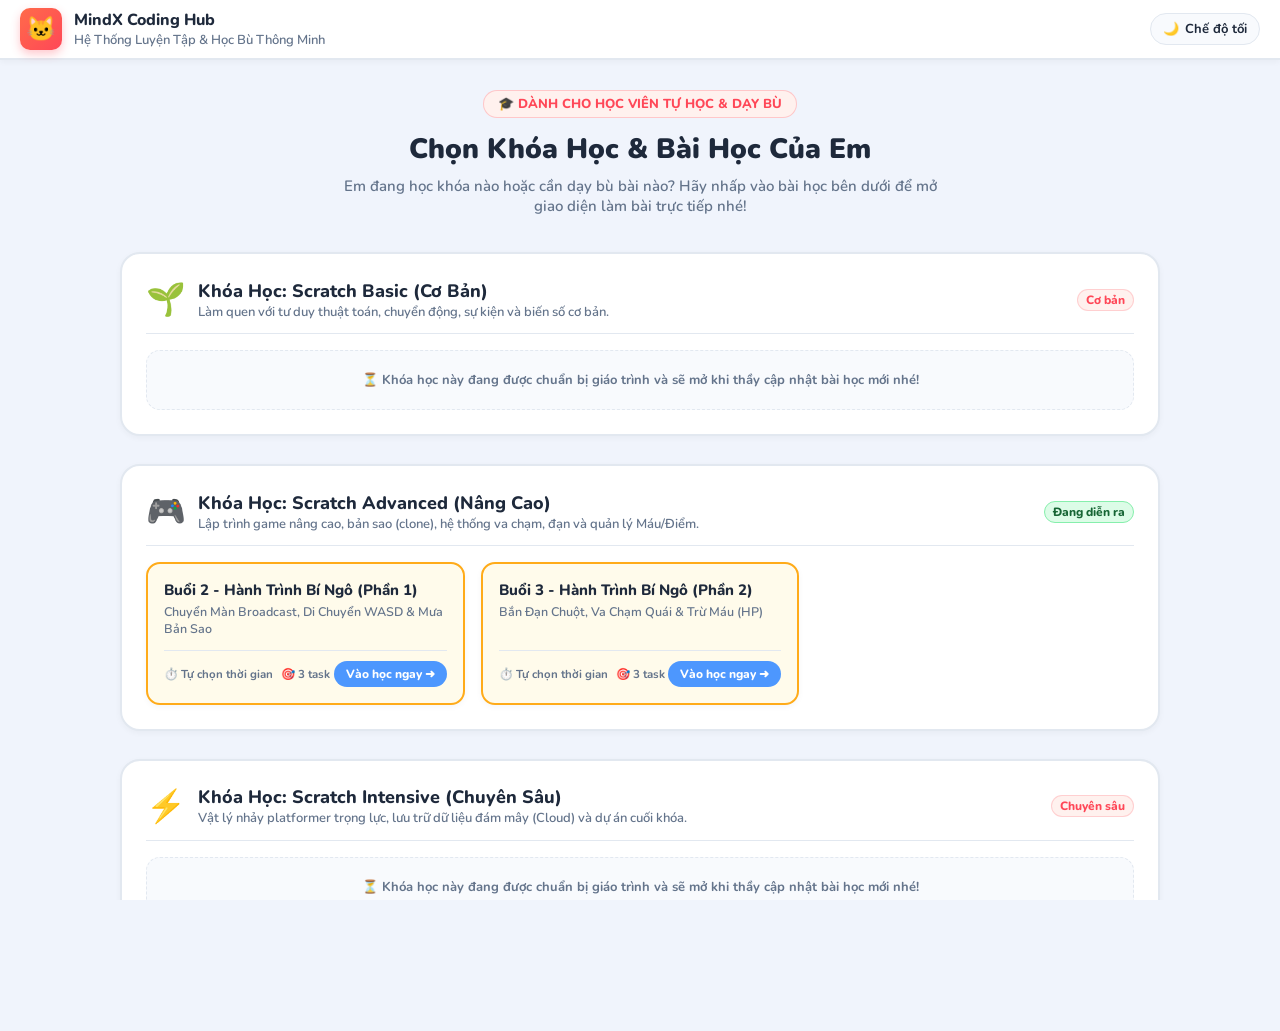
<file: index.html>
<!DOCTYPE html>
<html lang="vi">

<head>
  <meta charset="UTF-8" />
  <meta name="viewport" content="width=device-width, initial-scale=1.0" />
  <meta name="description"
    content="Cổng học tập &amp; chọn bài học bù MindX Scratch dành cho học viên — chọn khóa học và bắt đầu luyện tập." />
  <title>Cổng Luyện Tập &amp; Học Bù — MindX Scratch</title>
  <link rel="stylesheet" href="style.css" />
  <style>
    body {
      overflow-y: auto;
      background: var(--bg-app);
      min-height: 100vh;
      display: flex;
      flex-direction: column;
    }

    .portal-container {
      max-width: 1080px;
      margin: 0 auto;
      padding: 30px 20px 60px 20px;
      width: 100%;
    }

    .portal-hero {
      text-align: center;
      margin-bottom: 36px;
    }

    .portal-badge {
      display: inline-flex;
      align-items: center;
      gap: 6px;
      background: #FFF1EE;
      color: #FF4757;
      border: 1px solid rgba(255, 71, 87, 0.25);
      padding: 4px 14px;
      border-radius: 30px;
      font-size: 13px;
      font-weight: 800;
      margin-bottom: 12px;
    }

    body.dark-mode .portal-badge {
      background: rgba(255, 71, 87, 0.15);
      color: #FFA4B0;
    }

    .portal-hero h1 {
      font-size: 28px;
      font-weight: 900;
      color: var(--text-main);
      margin-bottom: 8px;
    }

    .portal-hero p {
      font-size: 15px;
      font-weight: 600;
      color: var(--text-muted);
      max-width: 600px;
      margin: 0 auto;
    }

    .course-section {
      background: var(--bg-sidebar);
      border: 2px solid var(--border-color);
      border-radius: var(--radius-lg);
      padding: 24px;
      margin-bottom: 28px;
      box-shadow: var(--shadow-sm);
    }

    .course-header {
      display: flex;
      align-items: center;
      justify-content: space-between;
      margin-bottom: 16px;
      padding-bottom: 12px;
      border-bottom: 1.5px solid var(--border-color);
      flex-wrap: wrap;
      gap: 10px;
    }

    .course-title-wrap {
      display: flex;
      align-items: center;
      gap: 12px;
    }

    .course-icon {
      font-size: 32px;
    }

    .course-name {
      font-size: 18px;
      font-weight: 800;
      color: var(--text-main);
    }

    .course-desc {
      font-size: 13px;
      font-weight: 600;
      color: var(--text-muted);
    }

    .lessons-grid {
      display: grid;
      grid-template-columns: repeat(auto-fill, minmax(280px, 1fr));
      gap: 16px;
    }

    .lesson-card {
      background: var(--bg-card-subtle);
      border: 2px solid var(--border-color);
      border-radius: var(--radius-md);
      padding: 16px;
      display: flex;
      flex-direction: column;
      justify-content: space-between;
      text-decoration: none;
      color: inherit;
      transition: var(--transition);
      box-shadow: var(--shadow-sm);
    }

    .lesson-card:hover {
      border-color: var(--scratch-blue);
      transform: translateY(-3px);
      box-shadow: var(--shadow-md);
      background: #EFF6FF;
    }

    body.dark-mode .lesson-card:hover {
      background: #1E293B;
      border-color: #3B82F6;
    }

    .lesson-card.active-lesson {
      border-color: var(--scratch-orange);
      background: #FFFBEB;
    }

    body.dark-mode .lesson-card.active-lesson {
      background: rgba(255, 171, 25, 0.1);
      border-color: rgba(255, 171, 25, 0.3);
    }

    .lesson-title {
      font-size: 15px;
      font-weight: 800;
      color: var(--text-main);
      margin-bottom: 4px;
    }

    .lesson-sub {
      font-size: 12.5px;
      font-weight: 600;
      color: var(--text-muted);
      margin-bottom: 12px;
      line-height: 1.35;
    }

    .lesson-footer {
      display: flex;
      align-items: center;
      justify-content: space-between;
      padding-top: 10px;
      border-top: 1px solid var(--border-color);
    }

    .lesson-meta {
      font-size: 11.5px;
      font-weight: 700;
      color: var(--text-muted);
      display: flex;
      gap: 8px;
    }

    .btn-enter-lesson {
      display: inline-flex;
      align-items: center;
      gap: 4px;
      background: var(--scratch-blue);
      color: #FFFFFF;
      font-size: 12px;
      font-weight: 800;
      padding: 5px 12px;
      border-radius: 20px;
      transition: var(--transition);
    }

    .lesson-card:hover .btn-enter-lesson {
      background: #1D4ED8;
    }
  </style>
</head>

<body>

  <!-- HEADER -->
  <header id="header">
    <div class="header-brand">
      <div class="brand-icon-wrap" title="MindX Scratch">🐱</div>
      <div class="header-titles">
        <div id="header-title">MindX Coding Hub</div>
        <div id="header-sub">Hệ Thống Luyện Tập &amp; Học Bù Thông Minh</div>
      </div>
    </div>

    <div class="header-actions">
      <button class="btn-icon-pill" id="btn-theme-toggle" title="Đổi giao diện">
        <span id="theme-icon">🌙</span> <span id="theme-text">Chế độ tối</span>
      </button>
    </div>
  </header>

  <!-- BODY CONTENT -->
  <div class="portal-container">
    <div class="portal-hero">
      <div class="portal-badge">🎓 DÀNH CHO HỌC VIÊN TỰ HỌC &amp; DẠY BÙ</div>
      <h1>Chọn Khóa Học &amp; Bài Học Của Em</h1>
      <p>Em đang học khóa nào hoặc cần dạy bù bài nào? Hãy nhấp vào bài học bên dưới để mở giao diện làm bài trực tiếp
        nhé!</p>
    </div>

    <div id="courses-container">
      <!-- Injected by script -->
    </div>
  </div>

  <script>
    // Theme toggle
    const btnThemeToggle = document.getElementById('btn-theme-toggle');
    const themeIcon = document.getElementById('theme-icon');
    const themeText = document.getElementById('theme-text');

    function initTheme() {
      const saved = localStorage.getItem('mindx_theme') || 'light';
      if (saved === 'dark') {
        document.body.classList.add('dark-mode');
        themeIcon.textContent = '☀️';
        themeText.textContent = 'Chế độ sáng';
      }
    }

    btnThemeToggle.addEventListener('click', () => {
      const isDark = document.body.classList.toggle('dark-mode');
      localStorage.setItem('mindx_theme', isDark ? 'dark' : 'light');
      themeIcon.textContent = isDark ? '☀️' : '🌙';
      themeText.textContent = isDark ? 'Chế độ sáng' : 'Chế độ tối';
    });
    initTheme();

    // Render courses
    async function loadCourses() {
      try {
        const res = await fetch('courses.json');
        const courses = await res.json();
        const container = document.getElementById('courses-container');
        container.innerHTML = '';

        // Kiểm tra xem học viên có đang làm dở bài nào không
        const activeLessonId = localStorage.getItem('mindx_current_active_lesson');
        let activeFinished = false;
        if (activeLessonId) {
          activeFinished = localStorage.getItem(`mindx_dashboard_${activeLessonId}_finished`) === 'true';
        }
        const hasUnfinishedLesson = activeLessonId && !activeFinished;

        // Nếu có bài đang làm dở, hiển thị banner nhắc nhở ngay đầu trang
        if (hasUnfinishedLesson) {
          const alertBanner = document.createElement('div');
          alertBanner.style.cssText = 'background:linear-gradient(135deg, #FEF2F2, #FEE2E2); border:2px solid #F87171; border-radius:12px; padding:16px 20px; margin-bottom:24px; display:flex; align-items:center; justify-content:space-between; gap:16px; flex-wrap:wrap; box-shadow:0 4px 12px rgba(239,68,68,0.15);';
          alertBanner.innerHTML = `
            <div style="display:flex; align-items:center; gap:12px;">
              <span style="font-size:32px;">🔒</span>
              <div>
                <div style="font-size:15px; font-weight:800; color:#991B1B;">BÀI HỌC HIỆN TẠI ĐANG DIỄN RA</div>
                <div style="font-size:13px; font-weight:600; color:#7F1D1D;">Em đang làm dở bài học trước đó. Em cần hoàn thành bài đó trước khi mở bài khác nhé!</div>
              </div>
            </div>
            <a href="lesson.html?lesson=${activeLessonId}" style="background:#DC2626; color:#fff; text-decoration:none; padding:10px 18px; border-radius:8px; font-size:13px; font-weight:800; display:inline-flex; align-items:center; gap:6px; box-shadow:0 3px 8px rgba(220,38,38,0.4);">
              👉 Tiếp tục bài học đang làm
            </a>
          `;
          container.appendChild(alertBanner);
        }

        courses.forEach(course => {
          const section = document.createElement('div');
          section.className = 'course-section';

          let bodyContent = '';
          if (course.lessons && course.lessons.length > 0) {
            const lessonsHtml = course.lessons.map(lesson => {
              const isThisLessonActive = activeLessonId === lesson.id;
              const isLocked = hasUnfinishedLesson && !isThisLessonActive;

              if (isLocked) {
                return `
                  <div class="lesson-card" style="opacity:0.55; cursor:not-allowed; filter:grayscale(0.4); border-color:var(--border-color); position:relative;" onclick="alert('🔒 BÀI HỌC BỊ KHÓA!\n\nEm cần hoàn thành và nộp bài ở bài học đang làm dở trước khi chuyển sang bài này nhé!');">
                    <div style="position:absolute; top:12px; right:12px; background:#EF4444; color:#fff; font-size:11px; font-weight:800; padding:3px 8px; border-radius:20px;">🔒 Đang bị khóa</div>
                    <div>
                      <div class="lesson-title">${lesson.title}</div>
                      <div class="lesson-sub">${lesson.subtitle}</div>
                    </div>
                    <div class="lesson-footer">
                      <div class="lesson-meta">
                        <span>⏱️ Tự chọn thời gian</span>
                        <span>🎯 ${lesson.tasksCount} task</span>
                      </div>
                      <div class="btn-enter-lesson" style="background:#94A3B8; cursor:not-allowed;">Bị khóa 🔒</div>
                    </div>
                  </div>
                `;
              }

              return `
                <a href="lesson.html?lesson=${lesson.id}" class="lesson-card active-lesson">
                  <div>
                    <div class="lesson-title">${lesson.title}</div>
                    <div class="lesson-sub">${lesson.subtitle}</div>
                  </div>
                  <div class="lesson-footer">
                    <div class="lesson-meta">
                      <span>⏱️ Tự chọn thời gian</span>
                      <span>🎯 ${lesson.tasksCount} task</span>
                    </div>
                    <div class="btn-enter-lesson">${isThisLessonActive ? 'Tiếp tục làm bài ➜' : 'Vào học ngay ➜'}</div>
                  </div>
                </a>
              `;
            }).join('');
            bodyContent = `<div class="lessons-grid">${lessonsHtml}</div>`;
          } else {
            bodyContent = `
              <div style="background:var(--bg-card-subtle);border:1.5px dashed var(--border-color);border-radius:var(--radius-md);padding:20px;text-align:center;color:var(--text-muted);font-size:13px;font-weight:700;">
                ⏳ Khóa học này đang được chuẩn bị giáo trình và sẽ mở khi thầy cập nhật bài học mới nhé!
              </div>
            `;
          }

          section.innerHTML = `
            <div class="course-header">
              <div class="course-title-wrap">
                <div class="course-icon">${course.icon}</div>
                <div>
                  <div class="course-name">${course.name}</div>
                  <div class="course-desc">${course.description}</div>
                </div>
              </div>
              <span class="lesson-badge" style="${course.status === 'active' ? 'background:#DCFCE7;color:#166534;border-color:#86EFAC;' : ''}">${course.badge}</span>
            </div>
            ${bodyContent}
          `;
          container.appendChild(section);
        });
      } catch (e) {
        console.error(e);
      }
    }
    loadCourses();
  </script>
</body>

</html>
</file>
<file: style.css>
/* ============================================================
   MindX Scratch Creator — Dashboard Học Tập & Dạy Bù Thân Thiện
   style.css | Giao diện vui tươi, trực quan, chuẩn giáo dục trẻ em
   ============================================================ */

/* ── Google Fonts (Nunito: Tròn trịa, dễ đọc, chuẩn giáo dục) ── */
@import url('https://fonts.googleapis.com/css2?family=Nunito:wght@400;600;700;800;900&family=JetBrains+Mono:wght@500;700&display=swap');

/* ── Bảng màu thân thiện (Mặc định: Light / Warm Thân Thiện) ── */
:root {
  --font-main: 'Nunito', -apple-system, BlinkMacSystemFont, 'Segoe UI', Roboto, sans-serif;
  --font-code: 'JetBrains Mono', monospace;

  /* Màu chủ đạo Scratch & MindX */
  --mindx-red:      #FF4757;
  --mindx-orange:   #FF6B4A;
  --scratch-blue:   #4D97FE;
  --scratch-orange: #FFAB19;
  --scratch-green:  #2ED573;
  --scratch-purple: #9966FF;
  --scratch-yellow: #FFBF00;
  --scratch-cyan:   #5CB1D6;

  /* Giao diện sáng thân thiện */
  --bg-app:         #F0F4FC;
  --bg-sidebar:     #FFFFFF;
  --bg-card:        #FFFFFF;
  --bg-card-subtle: #F8FAFD;
  --text-main:      #1E293B;
  --text-muted:     #64748B;
  --text-light:     #94A3B8;
  --border-color:   #E2E8F0;
  --border-hover:   #CBD5E1;
  --shadow-sm:      0 2px 6px rgba(0, 0, 0, 0.04);
  --shadow-md:      0 6px 16px rgba(0, 0, 0, 0.06);
  --shadow-lg:      0 12px 28px rgba(0, 0, 0, 0.09);

  --radius-sm:      10px;
  --radius-md:      14px;
  --radius-lg:      20px;
  --transition:     all 0.22s cubic-bezier(0.4, 0, 0.2, 1);
}

/* ── Chế độ Tối Dịu Mắt (Khi học sinh chọn) ── */
body.dark-mode {
  --bg-app:         #0F172A;
  --bg-sidebar:     #1E293B;
  --bg-card:        #1E293B;
  --bg-card-subtle: #0F172A;
  --text-main:      #F8FAFC;
  --text-muted:     #94A3B8;
  --text-light:     #64748B;
  --border-color:   #334155;
  --border-hover:   #475569;
  --shadow-sm:      0 2px 6px rgba(0, 0, 0, 0.25);
  --shadow-md:      0 6px 16px rgba(0, 0, 0, 0.35);
  --shadow-lg:      0 12px 28px rgba(0, 0, 0, 0.45);
}

/* ── Reset & Khung cơ bản ── */
*, *::before, *::after {
  box-sizing: border-box;
  margin: 0;
  padding: 0;
}

html, body {
  height: 100%;
  width: 100%;
  overflow: hidden;
  font-family: var(--font-main);
  background-color: var(--bg-app);
  color: var(--text-main);
  transition: background-color 0.3s ease, color 0.3s ease;
}

body {
  display: flex;
  flex-direction: column;
}

/* ── 1. Header Bar Thân Thiện ── */
#header {
  height: 60px;
  min-height: 60px;
  background: var(--bg-sidebar);
  border-bottom: 2px solid var(--border-color);
  display: flex;
  align-items: center;
  justify-content: space-between;
  padding: 0 20px;
  z-index: 100;
  box-shadow: var(--shadow-sm);
}

.header-brand {
  display: flex;
  align-items: center;
  gap: 12px;
}

.brand-icon-wrap {
  width: 42px;
  height: 42px;
  background: linear-gradient(135deg, #FF6B4A, #FF4757);
  border-radius: var(--radius-sm);
  display: flex;
  align-items: center;
  justify-content: center;
  font-size: 24px;
  box-shadow: 0 4px 10px rgba(255, 71, 87, 0.3);
  flex-shrink: 0;
}

.header-titles {
  display: flex;
  flex-direction: column;
}

#header-title {
  font-size: 16px;
  font-weight: 800;
  color: var(--text-main);
  display: flex;
  align-items: center;
  gap: 8px;
}

.lesson-badge {
  background: #FFF1EE;
  color: #FF4757;
  font-size: 12px;
  font-weight: 800;
  padding: 2px 8px;
  border-radius: 20px;
  border: 1px solid rgba(255, 71, 87, 0.2);
}
body.dark-mode .lesson-badge {
  background: rgba(255, 71, 87, 0.2);
  color: #FFA4B0;
}

#header-sub {
  font-size: 13px;
  color: var(--text-muted);
  font-weight: 600;
}

.header-actions {
  display: flex;
  align-items: center;
  gap: 10px;
}

.btn-icon-pill {
  display: flex;
  align-items: center;
  gap: 6px;
  background: var(--bg-card-subtle);
  border: 1.5px solid var(--border-color);
  padding: 6px 12px;
  border-radius: 30px;
  font-size: 13px;
  font-weight: 700;
  color: var(--text-main);
  cursor: pointer;
  transition: var(--transition);
  font-family: var(--font-main);
}

.btn-icon-pill:hover {
  border-color: var(--scratch-blue);
  background: #EFF6FF;
  transform: translateY(-1px);
}
body.dark-mode .btn-icon-pill:hover {
  background: #334155;
}

/* ── 2. Khu Vực Chính (2 Cột) ── */
#main {
  flex: 1;
  display: flex;
  overflow: hidden;
}

/* CỘT TRÁI: Trình soạn thảo Scratch */
#workspace {
  flex: 1 1 0;
  min-width: 0;
  height: 100%;
  display: flex;
  flex-direction: column;
  background: #2C3440;
  border-right: 2px solid var(--border-color);
  position: relative;
}

.workspace-banner {
  height: 38px;
  background: #1E232A;
  display: flex;
  align-items: center;
  justify-content: space-between;
  padding: 0 16px;
  color: #FFFFFF;
  font-size: 13px;
  font-weight: 700;
}

.btn-open-external {
  color: #93C5FD;
  background: rgba(59, 130, 246, 0.18);
  border: 1px solid rgba(59, 130, 246, 0.35);
  font-size: 11.5px;
  font-weight: 700;
  padding: 3px 10px;
  border-radius: 12px;
  text-decoration: none;
  transition: var(--transition);
}

.btn-open-external:hover {
  background: rgba(59, 130, 246, 0.35);
  color: #FFFFFF;
}

.workspace-banner .tag-live {
  display: flex;
  align-items: center;
  gap: 6px;
  background: rgba(46, 213, 115, 0.2);
  color: #2ED573;
  padding: 2px 10px;
  border-radius: 12px;
  font-size: 11px;
}

.workspace-banner .tag-live .dot {
  width: 7px;
  height: 7px;
  background: #2ED573;
  border-radius: 50%;
  animation: pulse-dot 1.5s infinite;
}

@keyframes pulse-dot {
  0%, 100% { opacity: 1; transform: scale(1); }
  50% { opacity: 0.4; transform: scale(0.85); }
}

#scratch-frame {
  flex: 1;
  width: 100%;
  height: 100%;
  border: none;
  display: block;
}

/* CỘT PHẢI: Bảng Nhiệm Vụ & Hướng Dẫn */
#sidebar {
  flex: 0 0 380px;
  width: 380px;
  min-width: 340px;
  height: 100%;
  background: var(--bg-sidebar);
  display: flex;
  flex-direction: column;
  overflow: hidden;
  box-shadow: -4px 0 16px rgba(0, 0, 0, 0.04);
}

#sidebar-scroll {
  flex: 1;
  overflow-y: auto;
  padding: 16px;
  scrollbar-width: thin;
  scrollbar-color: var(--border-color) transparent;
}

#sidebar-scroll::-webkit-scrollbar {
  width: 6px;
}
#sidebar-scroll::-webkit-scrollbar-thumb {
  background: var(--border-color);
  border-radius: 4px;
}

/* ── 3. Banner Sẵn Sàng (Ready Card) ── */
.ready-banner-card {
  background: linear-gradient(135deg, #EFF6FF, #DBEAFE);
  border: 2px solid #BFDBFE;
  border-radius: var(--radius-md);
  padding: 14px;
  margin-bottom: 14px;
  box-shadow: var(--shadow-sm);
  transition: var(--transition);
}
body.dark-mode .ready-banner-card {
  background: rgba(59, 130, 246, 0.15);
  border-color: rgba(59, 130, 246, 0.35);
}

.ready-header {
  display: flex;
  align-items: center;
  gap: 10px;
  margin-bottom: 10px;
}

.ready-title {
  font-size: 13.5px;
  font-weight: 800;
  color: #1E40AF;
}
body.dark-mode .ready-title {
  color: #93C5FD;
}

.ready-desc {
  font-size: 12px;
  font-weight: 600;
  color: #3B82F6;
  line-height: 1.35;
}
body.dark-mode .ready-desc {
  color: #BFDBFE;
}

.time-select-grid {
  display: grid;
  grid-template-columns: repeat(4, 1fr);
  gap: 6px;
  margin-bottom: 12px;
}

.btn-time-opt {
  background: var(--bg-card);
  border: 1.5px solid var(--border-color);
  padding: 8px 4px;
  border-radius: var(--radius-sm);
  font-size: 12px;
  font-weight: 800;
  color: var(--text-main);
  cursor: pointer;
  transition: var(--transition);
  font-family: var(--font-main);
}

.btn-time-opt:hover {
  border-color: var(--scratch-blue);
  background: #EFF6FF;
}
body.dark-mode .btn-time-opt:hover {
  background: #334155;
}

.btn-time-opt.active {
  background: #2563EB;
  border-color: #2563EB;
  color: #FFFFFF;
  box-shadow: 0 2px 8px rgba(37, 99, 235, 0.4);
}

.btn-start-session {
  width: 100%;
  background: linear-gradient(135deg, #3B82F6, #1D4ED8);
  color: #FFFFFF;
  border: none;
  padding: 10px 14px;
  border-radius: var(--radius-sm);
  font-size: 13.5px;
  font-weight: 800;
  cursor: pointer;
  box-shadow: 0 4px 12px rgba(59, 130, 246, 0.35);
  transition: var(--transition);
  font-family: var(--font-main);
}

.btn-start-session:hover {
  transform: translateY(-2px);
  box-shadow: 0 6px 16px rgba(59, 130, 246, 0.45);
}

.ready-banner-card.started {
  background: #F0FDF4;
  border-color: #BBF7D0;
}
body.dark-mode .ready-banner-card.started {
  background: rgba(34, 197, 94, 0.12);
  border-color: rgba(34, 197, 94, 0.3);
}

.ready-banner-card.started .ready-title {
  color: #15803D;
}
body.dark-mode .ready-banner-card.started .ready-title {
  color: #86EFAC;
}

.ready-banner-card.started .ready-desc {
  color: #16A34A;
}

/* ── 4. Thẻ Hướng Dẫn Nhanh ── */
.student-guide-card {
  background: linear-gradient(135deg, #FFF8E7, #FFF1D6);
  border: 1.5px solid #FFE0A3;
  border-radius: var(--radius-md);
  padding: 12px 14px;
  margin-bottom: 14px;
}
body.dark-mode .student-guide-card {
  background: rgba(255, 171, 25, 0.12);
  border-color: rgba(255, 171, 25, 0.3);
}

.guide-header {
  display: flex;
  align-items: center;
  gap: 6px;
  font-size: 13px;
  font-weight: 800;
  color: #B45309;
  margin-bottom: 6px;
}
body.dark-mode .guide-header {
  color: #FBBF24;
}

.guide-steps {
  list-style: none;
  display: flex;
  flex-direction: column;
  gap: 4px;
}

.guide-steps li {
  font-size: 12px;
  font-weight: 600;
  color: #78350F;
  display: flex;
  align-items: center;
  gap: 6px;
}
body.dark-mode .guide-steps li {
  color: #FDE68A;
}

.guide-steps .step-num {
  background: #FFAB19;
  color: #FFFFFF;
  width: 18px;
  height: 18px;
  border-radius: 50%;
  display: inline-flex;
  align-items: center;
  justify-content: center;
  font-size: 11px;
  font-weight: 800;
  flex-shrink: 0;
}

/* ── 5. Đồng Hồ Bấm Giờ ── */
.timer-container {
  display: flex;
  gap: 12px;
  margin-bottom: 14px;
}

.timer-box {
  flex: 1;
  background: var(--bg-card-subtle);
  border: 2px solid var(--border-color);
  border-radius: var(--radius-md);
  padding: 10px 14px;
  display: flex;
  align-items: center;
  gap: 12px;
  box-shadow: var(--shadow-sm);
  transition: var(--transition);
}

.timer-box.running {
  border-color: var(--scratch-blue);
}

.timer-box.warning {
  border-color: var(--mindx-red);
  background: #FFF1F2;
  animation: pulse-warn 1s infinite alternate;
}
body.dark-mode .timer-box.warning {
  background: rgba(255, 71, 87, 0.15);
}

@keyframes pulse-warn {
  from { transform: scale(1); }
  to { transform: scale(1.02); }
}

.timer-icon-badge {
  width: 44px;
  height: 44px;
  background: #EFF6FF;
  border: 1.5px solid #DBEAFE;
  border-radius: var(--radius-sm);
  display: flex;
  align-items: center;
  justify-content: center;
  font-size: 24px;
  flex-shrink: 0;
}
body.dark-mode .timer-icon-badge {
  background: #334155;
  border-color: #475569;
}

.timer-content {
  flex: 1;
}

.timer-label {
  font-size: 11px;
  font-weight: 700;
  color: var(--text-muted);
  text-transform: uppercase;
  letter-spacing: 0.5px;
}

.timer-number {
  font-family: var(--font-code);
  font-size: 26px;
  font-weight: 700;
  color: var(--scratch-blue);
  line-height: 1.1;
  margin-top: 2px;
}
.timer-box.warning .timer-number {
  color: var(--mindx-red);
}

/* ── 6. Thanh Tiến Độ ── */
.progress-card {
  background: var(--bg-card-subtle);
  border: 1.5px solid var(--border-color);
  border-radius: var(--radius-md);
  padding: 12px 14px;
  margin-bottom: 16px;
  box-shadow: var(--shadow-sm);
}

.progress-header {
  display: flex;
  justify-content: space-between;
  align-items: center;
  margin-bottom: 8px;
}

.progress-title-text {
  font-size: 13px;
  font-weight: 800;
  color: var(--text-main);
  display: flex;
  align-items: center;
  gap: 6px;
}

.progress-status-badge {
  font-size: 12px;
  font-weight: 800;
  color: var(--scratch-green);
  background: rgba(46, 213, 115, 0.12);
  padding: 2px 10px;
  border-radius: 20px;
}

.progress-track {
  height: 10px;
  background: var(--border-color);
  border-radius: 20px;
  overflow: hidden;
  position: relative;
}

.progress-fill {
  height: 100%;
  width: 0%;
  background: linear-gradient(90deg, #4D97FE, #2ED573);
  border-radius: 20px;
  transition: width 0.4s cubic-bezier(0.34, 1.56, 0.64, 1);
}

.progress-message {
  font-size: 11.5px;
  font-weight: 600;
  color: var(--text-muted);
  margin-top: 6px;
  text-align: right;
}

/* ── 7. Tiêu Đề Mục Nhiệm Vụ ── */
.section-heading {
  display: flex;
  align-items: center;
  justify-content: space-between;
  margin-bottom: 10px;
}

.section-heading h2 {
  font-size: 14px;
  font-weight: 800;
  color: var(--text-main);
  text-transform: uppercase;
  letter-spacing: 0.5px;
  display: flex;
  align-items: center;
  gap: 6px;
}

.section-subnote {
  font-size: 11.5px;
  color: var(--text-muted);
  font-weight: 600;
}

/* ── 8. Thẻ Nhiệm Vụ (Task Card Thân Thiện) ── */
.task-card {
  background: var(--bg-card);
  border: 2px solid var(--border-color);
  border-radius: var(--radius-md);
  margin-bottom: 12px;
  box-shadow: var(--shadow-sm);
  transition: var(--transition);
  overflow: hidden;
}

.task-card:hover {
  border-color: #CBD5E1;
  box-shadow: var(--shadow-md);
}

.task-card.completed {
  border-color: #86EFAC;
  background: #F0FDF4;
}
body.dark-mode .task-card.completed {
  border-color: #166534;
  background: rgba(34, 197, 94, 0.08);
}

.task-header {
  padding: 12px 14px;
  display: flex;
  align-items: flex-start;
  gap: 12px;
}

/* Checkbox (Chỉ đổi trạng thái khi đã xác nhận kiểm tra) */
.custom-checkbox {
  width: 24px;
  height: 24px;
  border: 2.5px solid #94A3B8;
  border-radius: 8px;
  background: var(--bg-card);
  display: flex;
  align-items: center;
  justify-content: center;
  flex-shrink: 0;
  margin-top: 2px;
  transition: var(--transition);
}

.custom-checkbox.checked {
  background: var(--scratch-green);
  border-color: var(--scratch-green);
  box-shadow: 0 2px 8px rgba(46, 213, 115, 0.4);
}

.custom-checkbox.checked::after {
  content: '✓';
  color: #FFFFFF;
  font-size: 15px;
  font-weight: 900;
}

.task-body {
  flex: 1;
}

.task-title-row {
  display: flex;
  align-items: center;
  justify-content: space-between;
  gap: 8px;
}

.task-name {
  font-size: 14px;
  font-weight: 800;
  color: var(--text-main);
  line-height: 1.3;
}
.task-card.completed .task-name {
  color: #15803D;
}
body.dark-mode .task-card.completed .task-name {
  color: #4ADE80;
}

.task-status-pill {
  font-size: 11px;
  font-weight: 700;
  padding: 2px 8px;
  border-radius: 12px;
  background: #F1F5F9;
  color: #64748B;
  flex-shrink: 0;
}
body.dark-mode .task-status-pill {
  background: #334155;
  color: #CBD5E1;
}
.task-card.completed .task-status-pill {
  background: #DCFCE7;
  color: #166534;
}
body.dark-mode .task-card.completed .task-status-pill {
  background: rgba(34, 197, 94, 0.2);
  color: #86EFAC;
}

.task-desc {
  font-size: 12.5px;
  font-weight: 600;
  color: var(--text-muted);
  margin-top: 4px;
  line-height: 1.4;
}

.task-buttons-row {
  display: flex;
  gap: 8px;
  margin-top: 8px;
  flex-wrap: wrap;
}

.btn-toggle-hint {
  display: inline-flex;
  align-items: center;
  gap: 6px;
  background: #EFF6FF;
  border: 1px solid #BFDBFE;
  color: #1D4ED8;
  font-size: 12px;
  font-weight: 700;
  padding: 4px 10px;
  border-radius: 6px;
  cursor: pointer;
  transition: var(--transition);
  font-family: var(--font-main);
}
body.dark-mode .btn-toggle-hint {
  background: rgba(59, 130, 246, 0.15);
  border-color: rgba(59, 130, 246, 0.3);
  color: #93C5FD;
}
.btn-toggle-hint:hover {
  background: #DBEAFE;
}

.btn-verify-task {
  display: inline-flex;
  align-items: center;
  gap: 6px;
  background: #F0FDF4;
  border: 1.5px solid #86EFAC;
  color: #15803D;
  font-size: 12px;
  font-weight: 800;
  padding: 4px 12px;
  border-radius: 6px;
  cursor: pointer;
  transition: var(--transition);
  font-family: var(--font-main);
}
.btn-verify-task:hover {
  background: #DCFCE7;
  transform: translateY(-1px);
}
body.dark-mode .btn-verify-task {
  background: rgba(34, 197, 94, 0.15);
  border-color: rgba(34, 197, 94, 0.3);
  color: #86EFAC;
}

/* Khung chi tiết gợi ý tư duy */
.hint-drawer {
  max-height: 0;
  overflow: hidden;
  transition: max-height 0.35s ease;
  background: var(--bg-card-subtle);
  border-top: 1px solid var(--border-color);
}

.hint-drawer.open {
  max-height: 600px;
}

.hint-inner {
  padding: 12px 14px;
}

.hint-concept-box {
  background: #EFF6FF;
  border-left: 3px solid var(--scratch-blue);
  padding: 8px 10px;
  border-radius: 4px;
  font-size: 12px;
  font-weight: 700;
  color: #1E40AF;
  margin-bottom: 8px;
}
body.dark-mode .hint-concept-box {
  background: rgba(59, 130, 246, 0.15);
  color: #BFDBFE;
}

.hint-keywords-tags {
  display: flex;
  flex-wrap: wrap;
  gap: 6px;
  margin-bottom: 8px;
}

.keyword-pill {
  background: #F1F5F9;
  border: 1px solid #CBD5E1;
  color: #334155;
  font-size: 11px;
  font-weight: 700;
  padding: 2px 8px;
  border-radius: 12px;
}
body.dark-mode .keyword-pill {
  background: #334155;
  border-color: #475569;
  color: #E2E8F0;
}

.hint-creative-box {
  background: #FFFBEB;
  border: 1px dashed #FDE68A;
  padding: 8px 10px;
  border-radius: 6px;
  font-size: 11.5px;
  font-weight: 600;
  color: #92400E;
}
body.dark-mode .hint-creative-box {
  background: rgba(251, 191, 36, 0.1);
  border-color: rgba(251, 191, 36, 0.25);
  color: #FDE68A;
}

/* ── 9. Modal Kiểm Tra Task ── */
.verify-modal-overlay {
  position: fixed;
  inset: 0;
  background: rgba(0, 0, 0, 0.55);
  backdrop-filter: blur(4px);
  z-index: 10000;
  display: flex;
  align-items: center;
  justify-content: center;
  padding: 20px;
  animation: fadeInModal 0.2s ease;
}

@keyframes fadeInModal {
  from { opacity: 0; }
  to { opacity: 1; }
}

.verify-modal-card {
  background: var(--bg-card);
  border: 2px solid var(--border-color);
  border-radius: var(--radius-lg);
  max-width: 480px;
  width: 100%;
  padding: 20px;
  box-shadow: var(--shadow-lg);
  animation: scaleUpModal 0.25s cubic-bezier(0.34, 1.56, 0.64, 1);
}

@keyframes scaleUpModal {
  from { transform: scale(0.9); opacity: 0; }
  to { transform: scale(1); opacity: 1; }
}

.verify-modal-header {
  display: flex;
  align-items: center;
  gap: 12px;
  margin-bottom: 14px;
}

.verify-modal-title {
  font-size: 16px;
  font-weight: 800;
  color: var(--text-main);
}

.verify-modal-subtitle {
  font-size: 12px;
  color: var(--text-muted);
  font-weight: 600;
}

/* Upload Inspect Zone */
.upload-inspect-zone {
  background: var(--bg-card-subtle);
  border: 2px dashed #93C5FD;
  border-radius: var(--radius-md);
  padding: 18px 16px;
  text-align: center;
  margin-bottom: 14px;
}
body.dark-mode .upload-inspect-zone {
  border-color: #3B82F6;
}

.upload-inspect-icon {
  font-size: 32px;
  margin-bottom: 6px;
}

.upload-inspect-title {
  font-size: 13.5px;
  font-weight: 800;
  color: var(--text-main);
  margin-bottom: 6px;
}

.upload-inspect-desc {
  font-size: 12px;
  color: var(--text-muted);
  font-weight: 600;
  line-height: 1.4;
  margin-bottom: 12px;
}

.btn-choose-file {
  display: inline-flex;
  align-items: center;
  gap: 6px;
  background: linear-gradient(135deg, #3B82F6, #1D4ED8);
  color: #FFFFFF;
  font-size: 13px;
  font-weight: 800;
  padding: 9px 18px;
  border-radius: 8px;
  cursor: pointer;
  box-shadow: 0 4px 12px rgba(59, 130, 246, 0.35);
  transition: var(--transition);
}

.btn-choose-file:hover {
  transform: translateY(-2px);
  box-shadow: 0 6px 16px rgba(59, 130, 246, 0.45);
}

.btn-fast-scan {
  background: none;
  border: none;
  color: var(--scratch-blue);
  font-size: 12px;
  font-weight: 700;
  cursor: pointer;
  text-decoration: underline;
  padding: 4px;
}

/* Auto Scan UI styles */
.auto-scan-box {
  background: var(--bg-card-subtle);
  border: 2px dashed var(--scratch-blue);
  border-radius: var(--radius-md);
  padding: 20px 16px;
  text-align: center;
  margin-bottom: 14px;
}

.scan-radar-icon {
  font-size: 38px;
  display: inline-block;
  animation: radarPulse 1.2s infinite ease-in-out;
}

@keyframes radarPulse {
  0% { transform: scale(0.9); opacity: 0.6; }
  50% { transform: scale(1.15); opacity: 1; }
  100% { transform: scale(0.9); opacity: 0.6; }
}

.scan-status-text {
  font-size: 14px;
  font-weight: 800;
  color: var(--text-main);
  margin-top: 10px;
}

.scan-progress-bar {
  height: 8px;
  background: var(--border-color);
  border-radius: 10px;
  margin: 12px auto;
  overflow: hidden;
  max-width: 320px;
}

.scan-progress-line {
  height: 100%;
  width: 0%;
  background: linear-gradient(90deg, #4D97FE, #2ED573);
  border-radius: 10px;
  transition: width 0.25s linear;
}

.scan-log-text {
  font-size: 11.5px;
  font-family: var(--font-code);
  color: var(--text-muted);
}

.scan-result-box {
  background: #F0FDF4;
  border: 2px solid #86EFAC;
  border-radius: var(--radius-md);
  padding: 16px;
  margin-bottom: 14px;
  animation: slideDown 0.3s ease;
}
body.dark-mode .scan-result-box {
  background: rgba(34, 197, 94, 0.1);
  border-color: rgba(34, 197, 94, 0.3);
}

/* ── Hướng dẫn lưu file SB3 ── */
.sb3-guide-banner {
  display: flex;
  align-items: flex-start;
  gap: 10px;
  background: linear-gradient(135deg, #EFF6FF, #DBEAFE);
  border: 1.5px solid #93C5FD;
  border-radius: var(--radius-sm);
  padding: 10px 14px;
  font-size: 12.5px;
  font-weight: 600;
  color: #1D4ED8;
  line-height: 1.5;
  margin-bottom: 14px;
}
body.dark-mode .sb3-guide-banner {
  background: rgba(59, 130, 246, 0.12);
  border-color: rgba(99, 179, 237, 0.3);
  color: #93C5FD;
}

/* ── Dropzone Kéo Thả SB3 ── */
.sb3-dropzone {
  border: 2px dashed #93C5FD;
  background: #F8FAFF;
  border-radius: var(--radius-md);
  padding: 24px 16px;
  text-align: center;
  cursor: pointer;
  transition: all 0.25s ease;
  margin-bottom: 14px;
}
.sb3-dropzone:hover, .sb3-dropzone.dragover {
  border-color: #4D97FE;
  background: #EFF6FF;
  transform: translateY(-2px);
  box-shadow: 0 6px 16px rgba(77, 151, 254, 0.15);
}
body.dark-mode .sb3-dropzone {
  background: #1E293B;
  border-color: #475569;
}
body.dark-mode .sb3-dropzone:hover, body.dark-mode .sb3-dropzone.dragover {
  border-color: #60A5FA;
  background: rgba(59, 130, 246, 0.15);
}
.dropzone-icon {
  font-size: 38px;
  margin-bottom: 8px;
  animation: bounceLight 1.8s infinite;
}
@keyframes bounceLight {
  0%, 100% { transform: translateY(0); }
  50% { transform: translateY(-5px); }
}
.dropzone-title {
  font-size: 14px;
  font-weight: 800;
  color: var(--text-main);
  margin-bottom: 4px;
}
.browse-link {
  color: #2563EB;
  text-decoration: underline;
  cursor: pointer;
}
body.dark-mode .browse-link { color: #60A5FA; }
.dropzone-sub {
  font-size: 11.5px;
  color: var(--text-muted);
}

/* ── Hộp Kết Quả Đánh Giá Code Tự Động ── */
.scan-result-container {
  display: flex;
  flex-direction: column;
  gap: 12px;
  margin-bottom: 14px;
  animation: slideDown 0.3s ease;
}
.scan-eval-box {
  border-radius: var(--radius-sm);
  padding: 14px;
  font-size: 13px;
  line-height: 1.5;
}
.scan-eval-box.success {
  background: #F0FDF4;
  border: 2px solid #86EFAC;
  color: #166534;
}
body.dark-mode .scan-eval-box.success {
  background: rgba(34, 197, 94, 0.12);
  border-color: rgba(34, 197, 94, 0.3);
  color: #86EFAC;
}
.scan-eval-box.failed {
  background: #FEF2F2;
  border: 2px solid #FCA5A5;
  color: #991B1B;
  animation: shake 0.4s ease;
}
body.dark-mode .scan-eval-box.failed {
  background: rgba(239, 68, 68, 0.12);
  border-color: rgba(239, 68, 68, 0.3);
  color: #FCA5A5;
}
.eval-title {
  font-size: 14px;
  font-weight: 800;
  display: flex;
  align-items: center;
  gap: 6px;
  margin-bottom: 8px;
}
.eval-details {
  font-size: 12px;
  background: rgba(255, 255, 255, 0.6);
  padding: 8px 10px;
  border-radius: 6px;
  margin-top: 8px;
  font-family: var(--font-code);
}
body.dark-mode .eval-details {
  background: rgba(0, 0, 0, 0.25);
}

@keyframes shake {
  0%,100% { transform: translateX(0); }
  20%      { transform: translateX(-6px); }
  40%      { transform: translateX(6px); }
  60%      { transform: translateX(-4px); }
  80%      { transform: translateX(4px); }
}

.verify-mode-choice {
  background: #F0FDF4;
  border: 1.5px solid #86EFAC;
  border-radius: var(--radius-sm);
  padding: 10px 12px;
  display: flex;
  flex-direction: column;
  gap: 8px;
  animation: slideDown 0.2s ease;
}
body.dark-mode .verify-mode-choice {
  background: rgba(34,197,94,0.07);
  border-color: rgba(34,197,94,0.3);
}

.mode-radio-label {
  display: flex;
  align-items: center;
  gap: 8px;
  font-size: 12px;
  font-weight: 700;
  color: var(--text-main);
  cursor: pointer;
}

.verify-modal-actions {
  display: flex;
  gap: 10px;
  justify-content: flex-end;
}

.btn-modal-cancel {
  background: var(--bg-card-subtle);
  border: 1.5px solid var(--border-color);
  padding: 8px 14px;
  border-radius: var(--radius-sm);
  font-size: 13px;
  font-weight: 700;
  color: var(--text-muted);
  cursor: pointer;
  font-family: var(--font-main);
}

.btn-modal-confirm {
  background: linear-gradient(135deg, #2ED573, #26AF5F);
  color: #FFFFFF;
  border: none;
  padding: 8px 16px;
  border-radius: var(--radius-sm);
  font-size: 13px;
  font-weight: 800;
  cursor: pointer;
  box-shadow: 0 3px 10px rgba(46, 213, 115, 0.35);
  font-family: var(--font-main);
  transition: all 0.2s ease;
}
.btn-modal-confirm:disabled {
  background: #CBD5E1;
  color: #94A3B8;
  cursor: not-allowed;
  box-shadow: none;
  transform: none !important;
}

/* ── 10. Nút Nộp Bài & Hoàn Thành ── */
.btn-submit-lesson {
  width: 100%;
  background: linear-gradient(135deg, #2ED573, #26AF5F);
  color: #FFFFFF;
  border: none;
  padding: 14px 18px;
  border-radius: var(--radius-md);
  font-size: 15px;
  font-weight: 800;
  cursor: pointer;
  margin-top: 10px;
  margin-bottom: 14px;
  display: flex;
  align-items: center;
  justify-content: center;
  gap: 8px;
  box-shadow: 0 4px 14px rgba(46, 213, 115, 0.4);
  transition: var(--transition);
  font-family: var(--font-main);
}

.btn-submit-lesson:hover {
  transform: translateY(-2px);
  box-shadow: 0 6px 20px rgba(46, 213, 115, 0.5);
}

.btn-submit-lesson:disabled {
  background: #CBD5E1;
  color: #64748B;
  cursor: not-allowed;
  box-shadow: none;
  transform: none;
}

/* ── 11. Bảng Kiến Thức ── */
#review-section {
  display: none;
  background: #FFFBEB;
  border: 2px solid #FDE68A;
  border-radius: var(--radius-md);
  padding: 16px;
  margin-bottom: 16px;
  animation: slideDown 0.4s ease;
}
body.dark-mode #review-section {
  background: rgba(251, 191, 36, 0.08);
  border-color: rgba(251, 191, 36, 0.25);
}

@keyframes slideDown {
  from { opacity: 0; transform: translateY(-10px); }
  to { opacity: 1; transform: translateY(0); }
}

.review-title-bar {
  display: flex;
  align-items: center;
  gap: 8px;
  margin-bottom: 12px;
  padding-bottom: 8px;
  border-bottom: 1.5px solid #FDE68A;
}
body.dark-mode .review-title-bar {
  border-bottom-color: rgba(251, 191, 36, 0.25);
}

.review-title-bar h3 {
  font-size: 14px;
  font-weight: 800;
  color: #B45309;
}
body.dark-mode .review-title-bar h3 {
  color: #FBBF24;
}

.knowledge-grid {
  display: grid;
  grid-template-columns: 1fr;
  gap: 10px;
}

.knowledge-badge-card {
  background: #FFFFFF;
  border: 1px solid #FDE68A;
  border-radius: var(--radius-sm);
  padding: 10px 12px;
  display: flex;
  gap: 10px;
  align-items: flex-start;
  box-shadow: var(--shadow-sm);
}
body.dark-mode .knowledge-badge-card {
  background: #1E293B;
  border-color: #334155;
}

.badge-icon {
  font-size: 20px;
  flex-shrink: 0;
  margin-top: 1px;
}

.badge-text-title {
  font-size: 13px;
  font-weight: 800;
  color: #B45309;
  margin-bottom: 2px;
}
body.dark-mode .badge-text-title {
  color: #FBBF24;
}

.badge-text-desc {
  font-size: 12px;
  font-weight: 600;
  color: var(--text-main);
  line-height: 1.4;
}

/* ── 12. Toast ── */
#toast {
  position: fixed;
  bottom: 24px;
  right: 24px;
  background: #FFFFFF;
  border-radius: var(--radius-md);
  padding: 12px 18px;
  display: flex;
  align-items: center;
  gap: 10px;
  font-size: 13.5px;
  font-weight: 700;
  color: #1E293B;
  box-shadow: 0 10px 30px rgba(0, 0, 0, 0.12);
  border-left: 6px solid var(--scratch-green);
  z-index: 99999;
  transform: translateY(100px);
  opacity: 0;
  transition: all 0.3s cubic-bezier(0.34, 1.56, 0.64, 1);
}
body.dark-mode #toast {
  background: #1E293B;
  color: #F8FAFC;
}

#toast.show {
  transform: translateY(0);
  opacity: 1;
}

/* ── 13. Loading ── */
#loading-overlay {
  position: absolute;
  inset: 0;
  background: #2C3440;
  display: flex;
  flex-direction: column;
  align-items: center;
  justify-content: center;
  gap: 14px;
  z-index: 50;
  color: #FFFFFF;
  transition: opacity 0.4s ease;
}

#loading-overlay.hidden {
  opacity: 0;
  pointer-events: none;
}

.scratch-loader-cat {
  font-size: 42px;
  animation: bounce-cat 1s infinite alternate ease-in-out;
}

@keyframes bounce-cat {
  from { transform: translateY(0) rotate(-6deg); }
  to { transform: translateY(-12px) rotate(6deg); }
}

.loading-text {
  font-size: 14px;
  font-weight: 700;
  color: #E2E8F0;
}

/* ── 14. Canvas Pháo Hoa ── */
#confetti-canvas {
  position: fixed;
  top: 0;
  left: 0;
  width: 100%;
  height: 100%;
  pointer-events: none;
  z-index: 9998;
}

/* ── Responsive Mobile / Máy Tính Bảng ── */
@media (max-width: 900px) {
  #main {
    flex-direction: column;
  }
  #workspace {
    flex: none;
    height: 50%;
  }
  #sidebar {
    flex: none;
    width: 100%;
    height: 50%;
  }
  #header {
    height: auto;
    padding: 10px 14px;
    flex-wrap: wrap;
    gap: 8px;
  }
}

/* ── 15. Cảnh báo Thoát Tab & Toàn Màn Hình (Focus Lock) ── */
#tab-warning-overlay, #fullscreen-request-overlay {
  position: fixed;
  inset: 0;
  background: rgba(15, 23, 42, 0.94);
  backdrop-filter: blur(8px);
  z-index: 99999;
  display: flex;
  align-items: center;
  justify-content: center;
  padding: 20px;
  animation: fadeInModal 0.25s ease;
}

.focus-alert-card {
  background: var(--bg-card);
  border: 3px solid #EF4444;
  border-radius: var(--radius-lg);
  max-width: 520px;
  width: 100%;
  padding: 28px 24px;
  text-align: center;
  box-shadow: 0 20px 40px rgba(239, 68, 68, 0.35);
  animation: shake 0.4s ease;
}

.focus-alert-icon {
  font-size: 56px;
  margin-bottom: 12px;
  animation: bounce-cat 0.8s infinite alternate ease-in-out;
}

.focus-alert-title {
  font-size: 20px;
  font-weight: 900;
  color: #DC2626;
  margin-bottom: 8px;
}
body.dark-mode .focus-alert-title {
  color: #F87171;
}

.focus-alert-desc {
  font-size: 14px;
  font-weight: 600;
  color: var(--text-main);
  line-height: 1.6;
  margin-bottom: 18px;
}

.focus-badge-counter {
  display: inline-flex;
  align-items: center;
  gap: 6px;
  background: #FEE2E2;
  color: #991B1B;
  padding: 6px 14px;
  border-radius: 20px;
  font-size: 13px;
  font-weight: 800;
  margin-bottom: 20px;
  border: 1px solid #FCA5A5;
}
body.dark-mode .focus-badge-counter {
  background: rgba(239, 68, 68, 0.2);
  color: #FCA5A5;
  border-color: rgba(239, 68, 68, 0.4);
}

.btn-resume-focus {
  background: linear-gradient(135deg, #EF4444, #DC2626);
  color: #FFFFFF;
  border: none;
  padding: 12px 24px;
  border-radius: var(--radius-md);
  font-size: 15px;
  font-weight: 800;
  cursor: pointer;
  box-shadow: 0 4px 14px rgba(239, 68, 68, 0.4);
  transition: var(--transition);
  font-family: var(--font-main);
  width: 100%;
}
.btn-resume-focus:hover {
  transform: translateY(-2px);
  box-shadow: 0 6px 20px rgba(239, 68, 68, 0.55);
}

/* Khóa nút Đổi bài học khi đang làm */
.btn-icon-pill.locked-lesson-btn {
  opacity: 0.5;
  cursor: not-allowed !important;
  pointer-events: auto;
}
</file>
